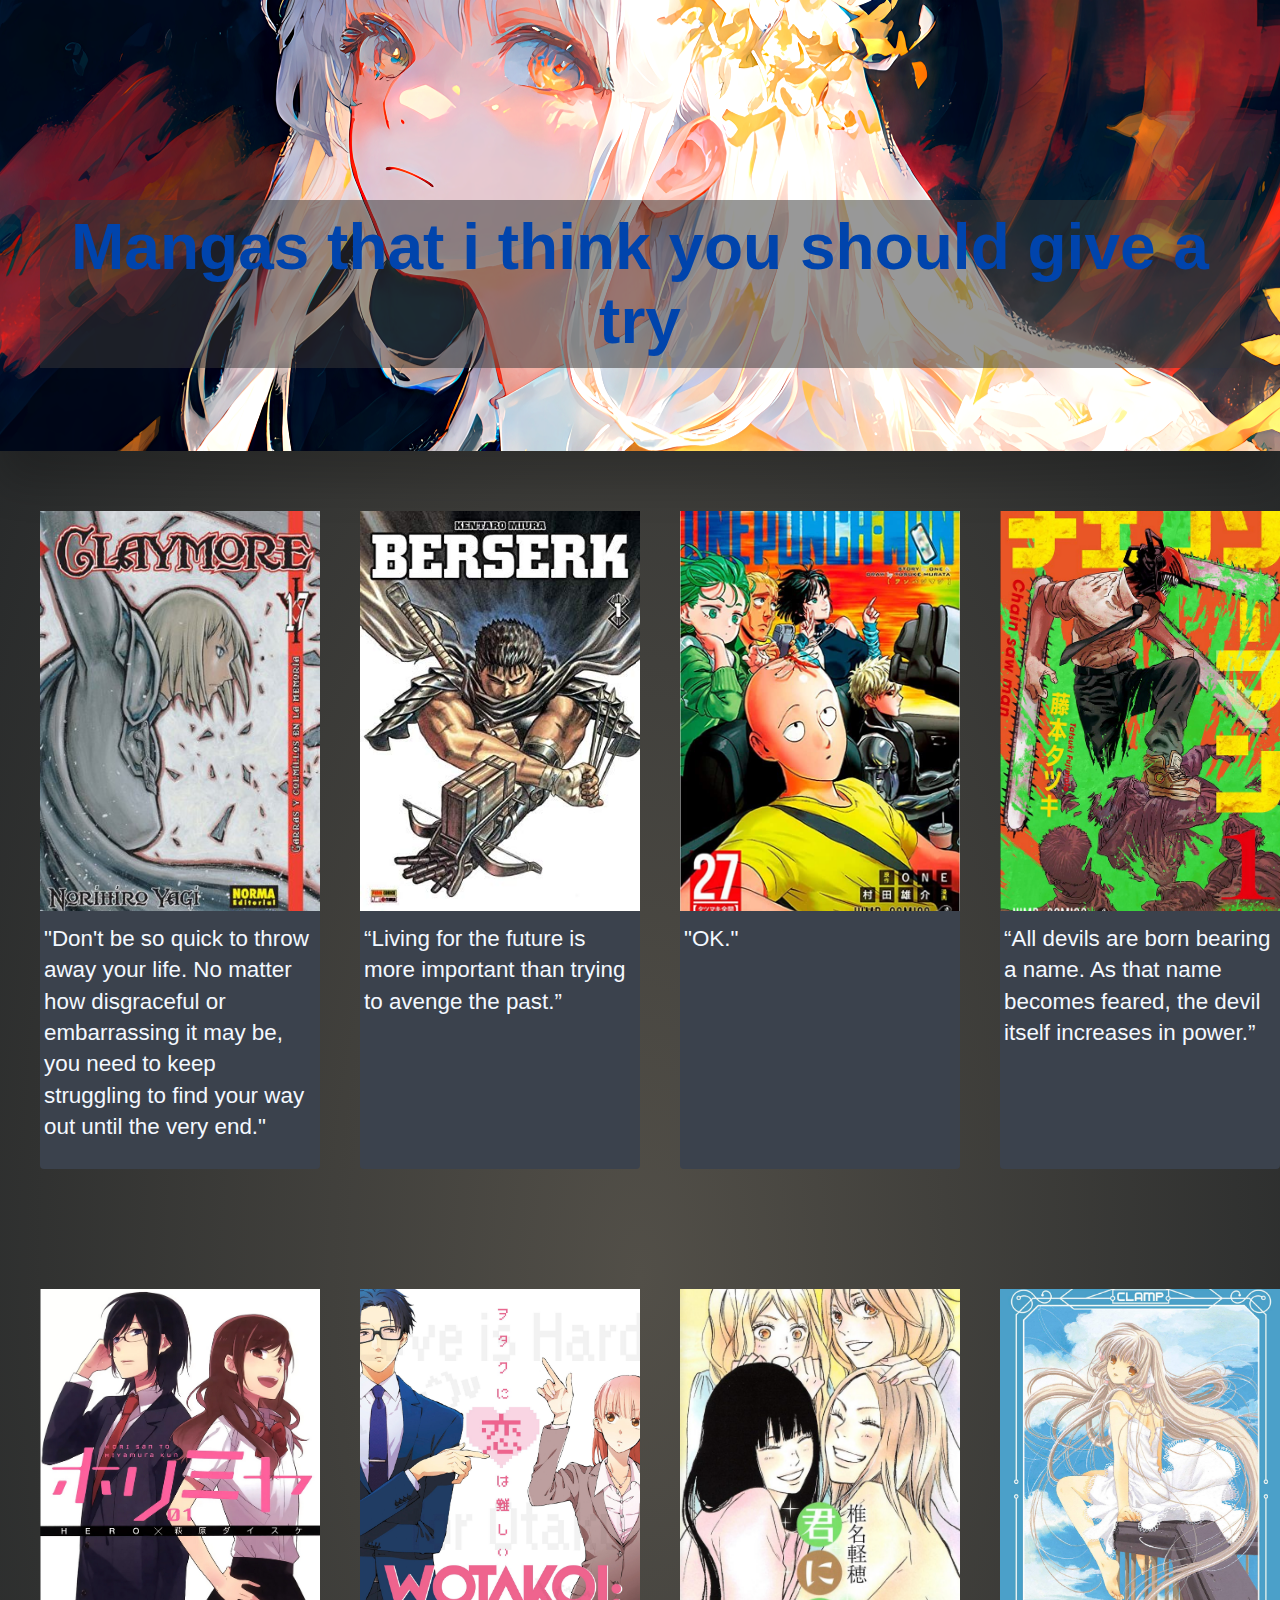
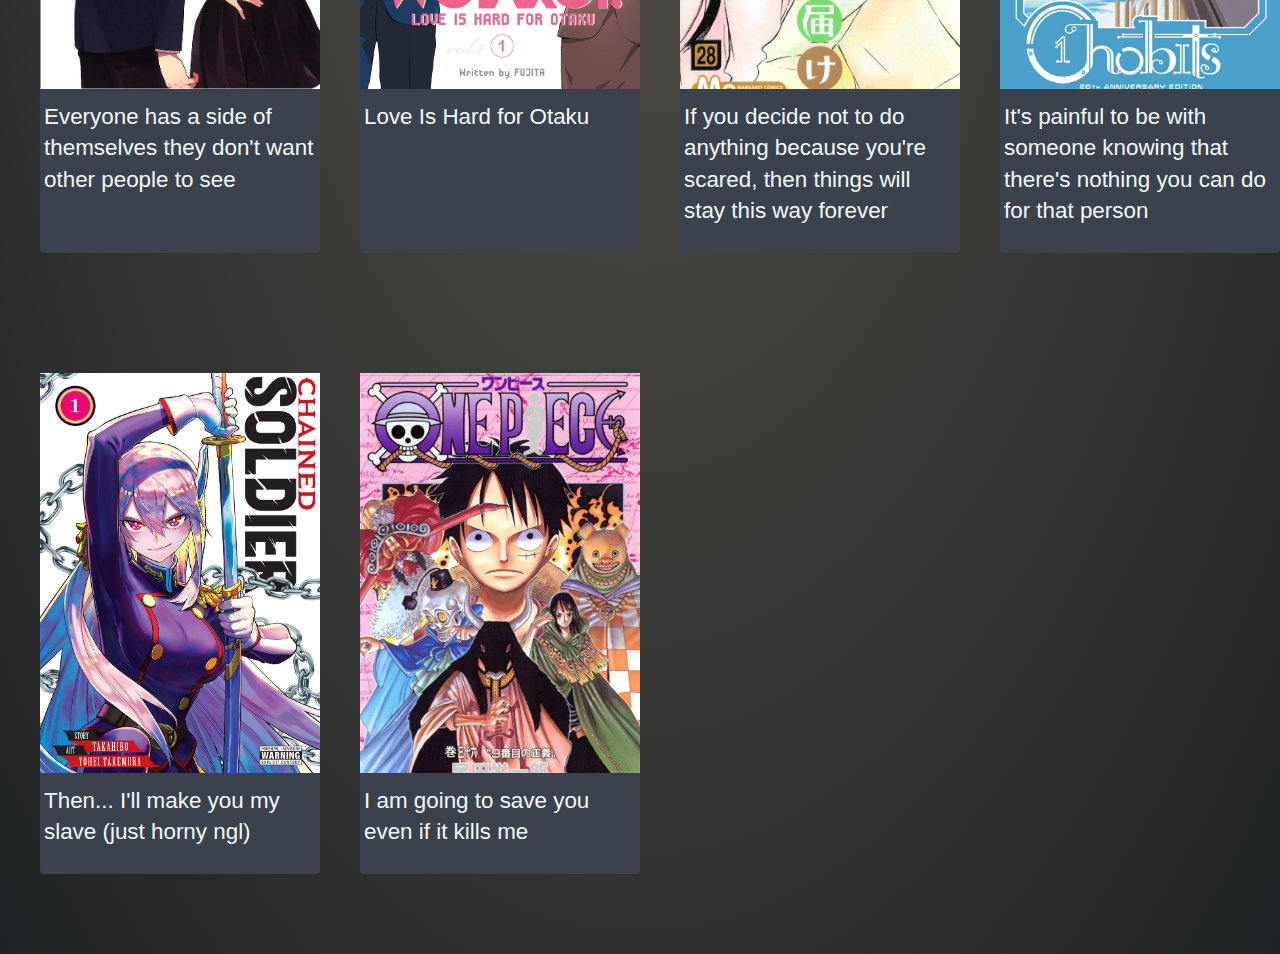
<file: index.html>
<!DOCTYPE html>
<html lang="en">
<head>
 <link rel="stylesheet" href="/global.css">
 <link rel="stylesheet" href="/mangas.css">
 <meta charset="UTF-8">
 <meta http-equiv="X-UA-Compatible" content="IE=edge">
 <meta name="viewport" content="width=device-width, initial-scale=1.0">
 <title>Mangas Home</title>
</head>
<body>
 <header class="banner">
   <h1>Mangas that i think you should give a try</h1>
 </header>

 <main class="main">
   

   <div class="claymore">
      <a href="/claymore.html"><img src="/img/claymoreimg/claymorecover.jpg" alt="claymorecover"></a>  
     <p>"Don't be so quick to throw away your life. No matter how disgraceful or embarrassing it may be, you need to keep struggling to find your way out until the very end." </p>
   </div>

   <div class="berserk">
    <a href="/berserk.html"><img src="/img/berserk/berserkcover.jpg" alt=""></a> 
     <p>“Living for the future is more important than trying to avenge the past.” </p>
   </div>

   <div class="opm">
    <a href="/opm.html"><img src="/img/opm/opmcover.jpg" alt=""></a> 
     <p>"OK."</p>
   </div>

   <div class="csm">
    <a href=""><img src="/img/csm/csmcover.png" alt=""></a> 
     <p>“All devils are born bearing a name. As that name becomes feared, the devil itself increases in power.”</p>
   </div>

   <div>
     <img src="/img/horimiya/horimiyacover.png" alt="">
     <p>Everyone has a side of themselves they don't want other people to see</p>
   </div>

   <div>
     <img src="/img/wotakoi/wotakoi cover.jpg" alt="">
     <p>Love Is Hard for Otaku</p>
   </div>

   <div>
     <img src="/img/kimi ni todoke/kimi ni todoke cover.jpg" alt="">
     <p>If you decide not to do anything because you're scared, then things will stay this way forever</p>
   </div>

   <div>
     <img src="/img/chobits/chobits cover.jpg" alt="">
     <p>It's painful to be with someone knowing that there's nothing you can do for that person</p>
   </div>

   <div>
     <img src="/img/matoseihei/chainedsoldiercover.jpg" alt="">
     <p>Then... I'll make you my slave (just horny ngl)</p>
   </div>

   <div>
     <img src="/img/onepiece/onepiece cover.jpg" alt="">
     <p>I am going to save you even if it kills me</p>
   </div>



 </main>

</body>
</html>
</file>
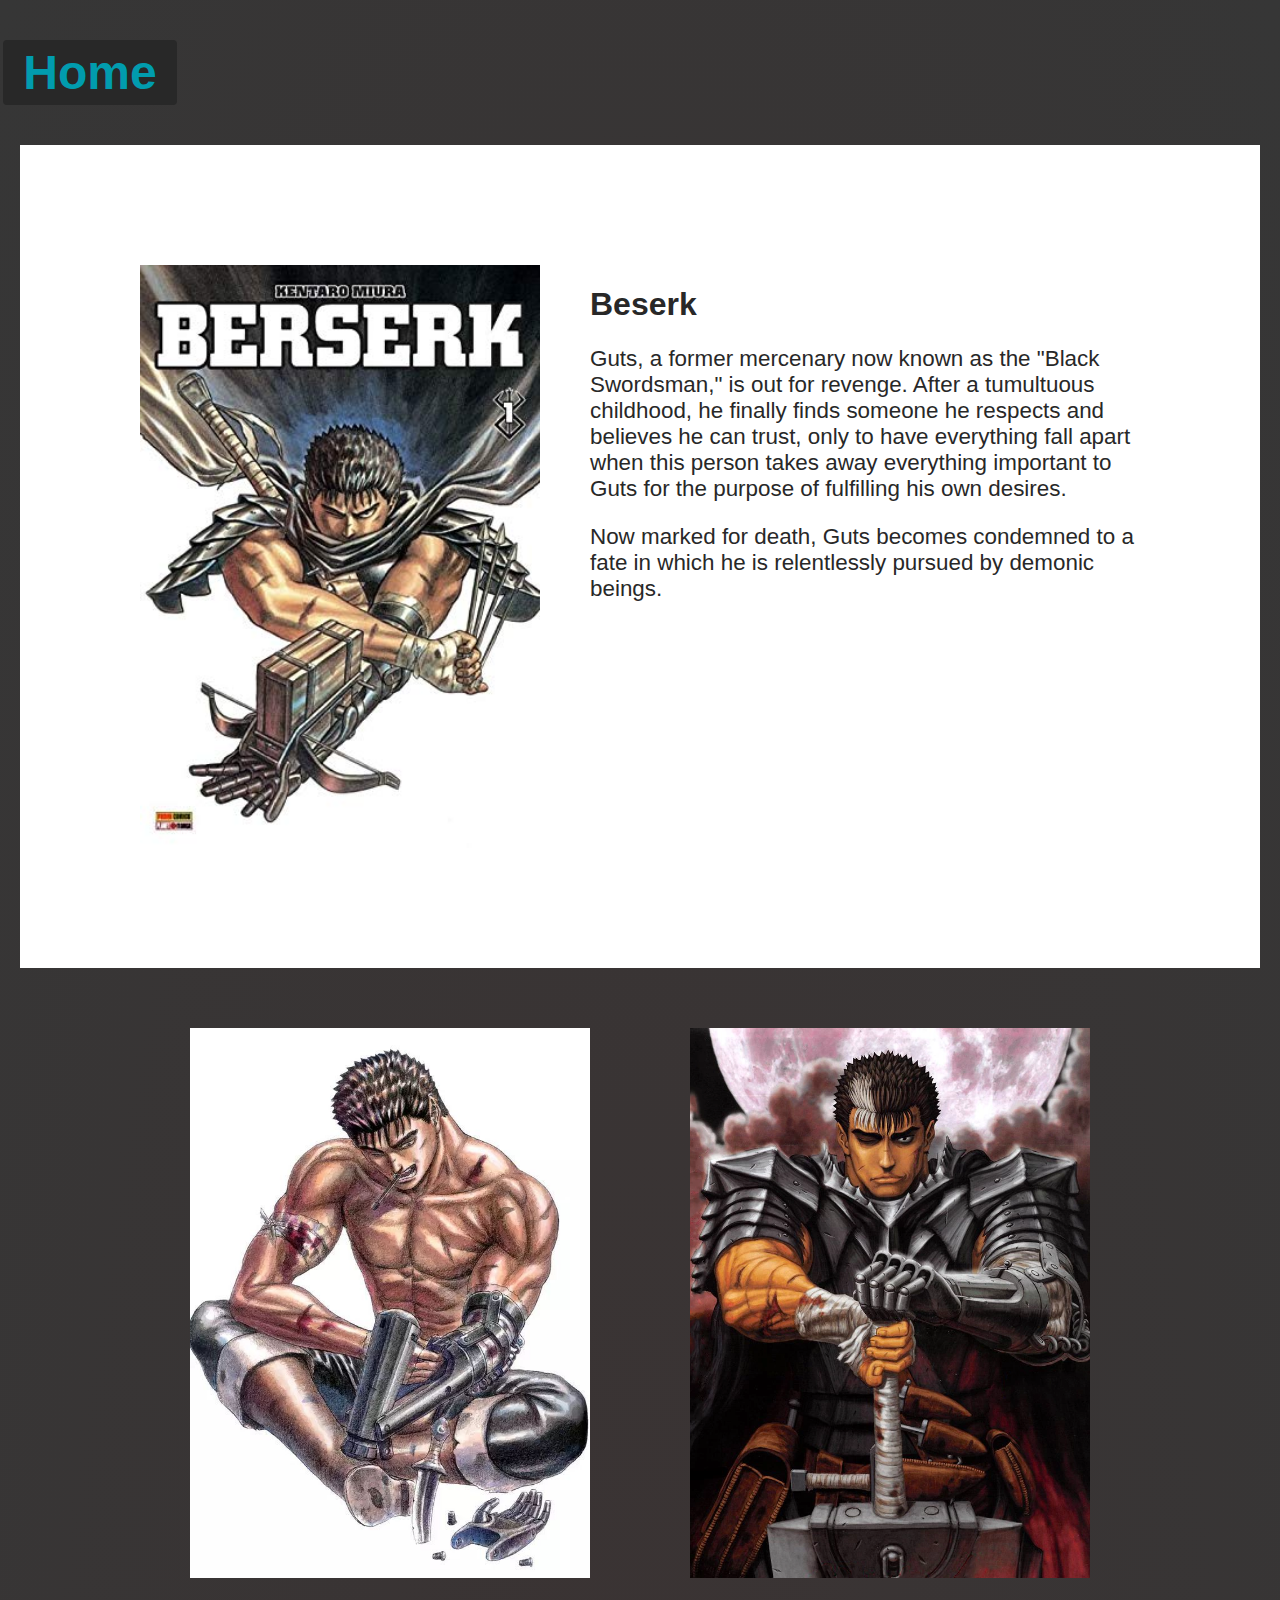
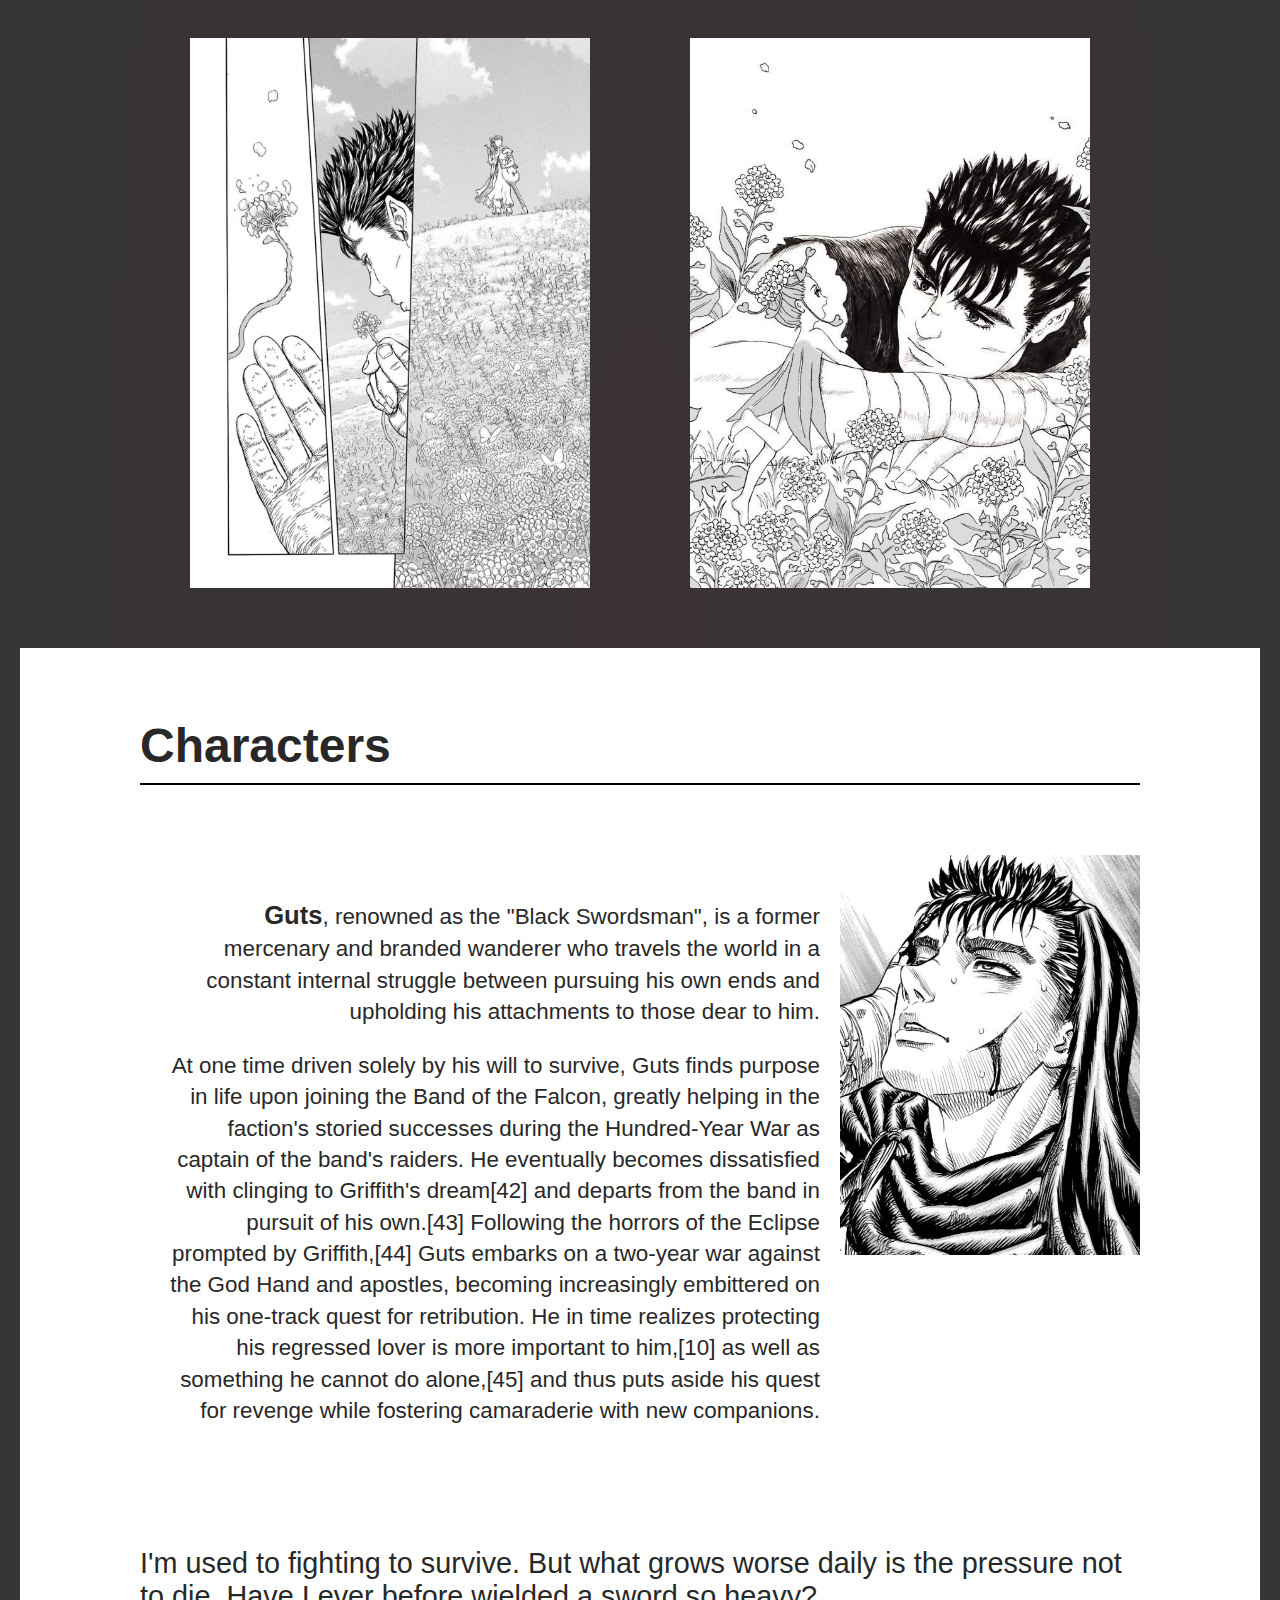
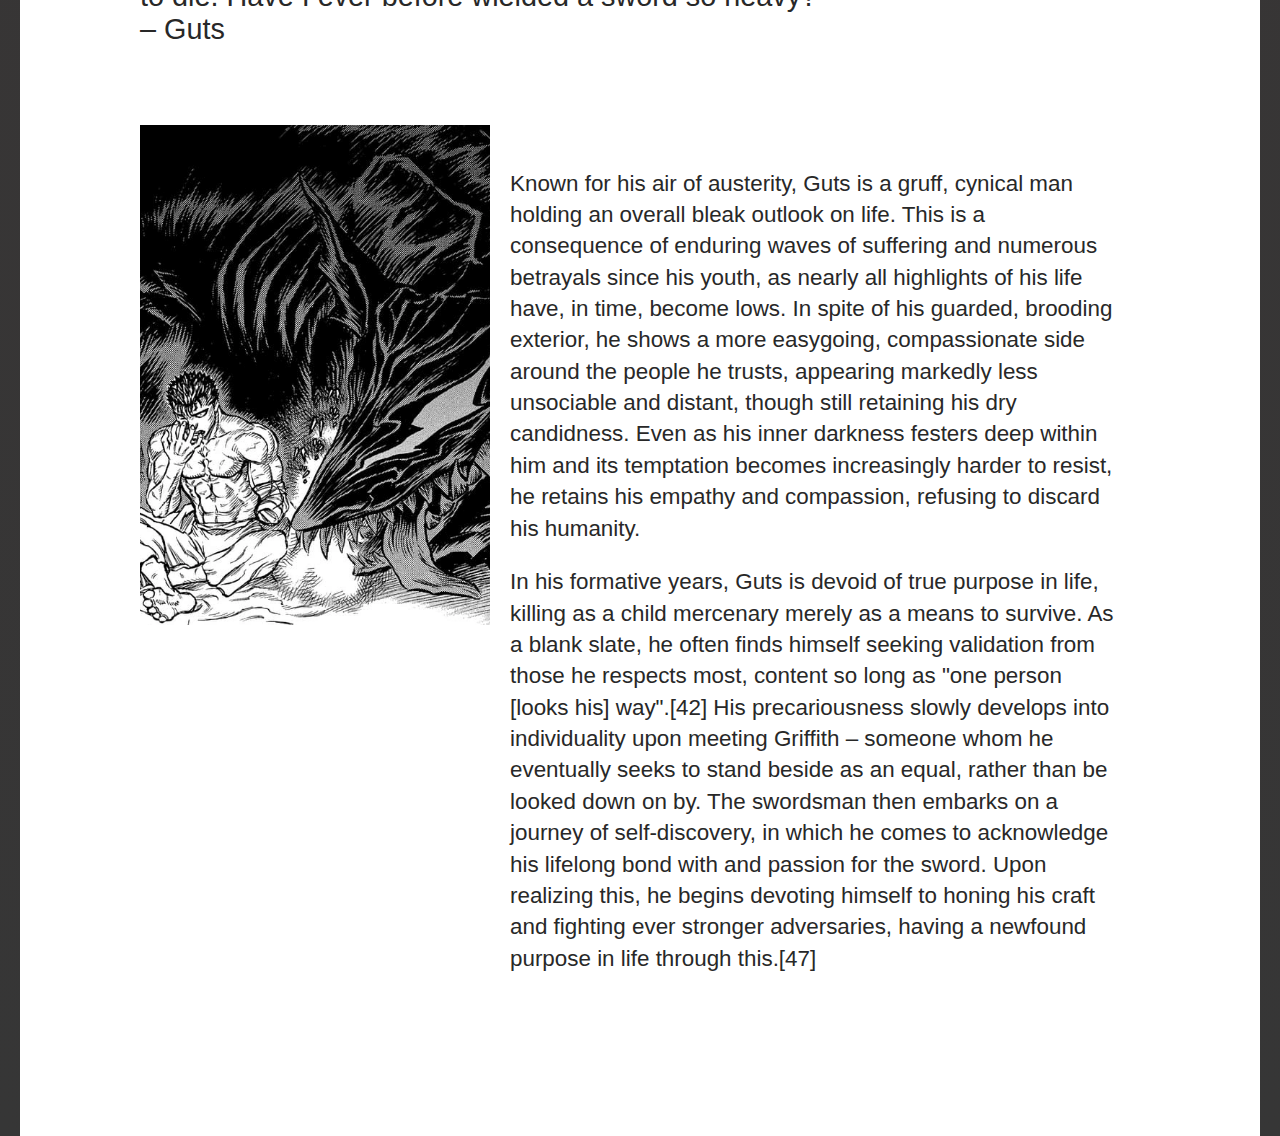
<file: berserk.html>
<!DOCTYPE html>
<html lang="en">
<head>
  <a class="goback" href="/index.html">Home</a>
  <meta charset="UTF-8">
  <meta http-equiv="X-UA-Compatible" content="IE=edge">
  <meta name="viewport" content="width=device-width, initial-scale=1.0">
  <link rel="stylesheet" href="berserk.css">
  <title>Berserk</title>
</head>
<body>
    <main class="main">
      <img src="/img/berserk/berserkcover.jpg" alt="">
      <div class="main-synopsis">
      <h1>Beserk</h1>
      <p>Guts, a former mercenary now known as the "Black Swordsman," is out for revenge. After a tumultuous childhood, he finally finds someone he respects and believes he can trust, only to have everything fall apart when this person takes away everything important to Guts for the purpose of fulfilling his own desires.</p>
      <p>Now marked for death, Guts becomes condemned to a fate in which he is relentlessly pursued by demonic beings.</p>
      </div>
      
    </main>
    <div class="extra-img">
    <img src="/img/berserk/covervol2.jpg" alt="">
    <img src="/img/berserk/covervol38.png" alt="">
    </div>
    <div class="extra-img">
      <img src="/img/berserk/gutscalm1.jpg" alt="">
      <img src="/img/berserk/gutswithfairty.png" alt="">
    </div>

    <section class="charsection">
      <h1 class="backg mt-20">Characters</h1>
      <div class="char">
        <div class="char-p txt-right">
        <p><strong>Guts</strong>, renowned as the "Black Swordsman", is a former mercenary and branded wanderer who travels the world in a constant internal struggle between pursuing his own ends and upholding his attachments to those dear to him. </p>
        <p>At one time driven solely by his will to survive, Guts finds purpose in life upon joining the Band of the Falcon, greatly helping in the faction's storied successes during the Hundred-Year War as captain of the band's raiders. He eventually becomes dissatisfied with clinging to Griffith's dream[42] and departs from the band in pursuit of his own.[43] Following the horrors of the Eclipse prompted by Griffith,[44] Guts embarks on a two-year war against the God Hand and apostles, becoming increasingly embittered on his one-track quest for retribution. He in time realizes protecting his regressed lover is more important to him,[10] as well as something he cannot do alone,[45] and thus puts aside his quest for revenge while fostering camaraderie with new companions. </p>
        </div>
        <img src="/img/berserk/gutspfp.png" alt="">
      </div>
      <p class="quote fullwidth">I'm used to fighting to survive. But what grows worse daily is the pressure not to die. Have I ever before wielded a sword so heavy?
       <br>– Guts</p>
       <div class="auto-1fr fullwidth imgtaller">
       <img src="/img/berserk/gutsandbeast.png" alt="">
       <div class="char-p rightside">
        <p>Known for his air of austerity, Guts is a gruff, cynical man holding an overall bleak outlook on life. This is a consequence of enduring waves of suffering and numerous betrayals since his youth, as nearly all highlights of his life have, in time, become lows. In spite of his guarded, brooding exterior, he shows a more easygoing, compassionate side around the people he trusts, appearing markedly less unsociable and distant, though still retaining his dry candidness. Even as his inner darkness festers deep within him and its temptation becomes increasingly harder to resist, he retains his empathy and compassion, refusing to discard his humanity. </p>
        <p>In his formative years, Guts is devoid of true purpose in life, killing as a child mercenary merely as a means to survive. As a blank slate, he often finds himself seeking validation from those he respects most, content so long as "one person [looks his] way".[42] His precariousness slowly develops into individuality upon meeting Griffith – someone whom he eventually seeks to stand beside as an equal, rather than be looked down on by. The swordsman then embarks on a journey of self-discovery, in which he comes to acknowledge his lifelong bond with and passion for the sword. Upon realizing this, he begins devoting himself to honing his craft and fighting ever stronger adversaries, having a newfound purpose in life through this.[47]</p>
      </div>
      </div>
    </section>
</body>
</html>
</file>
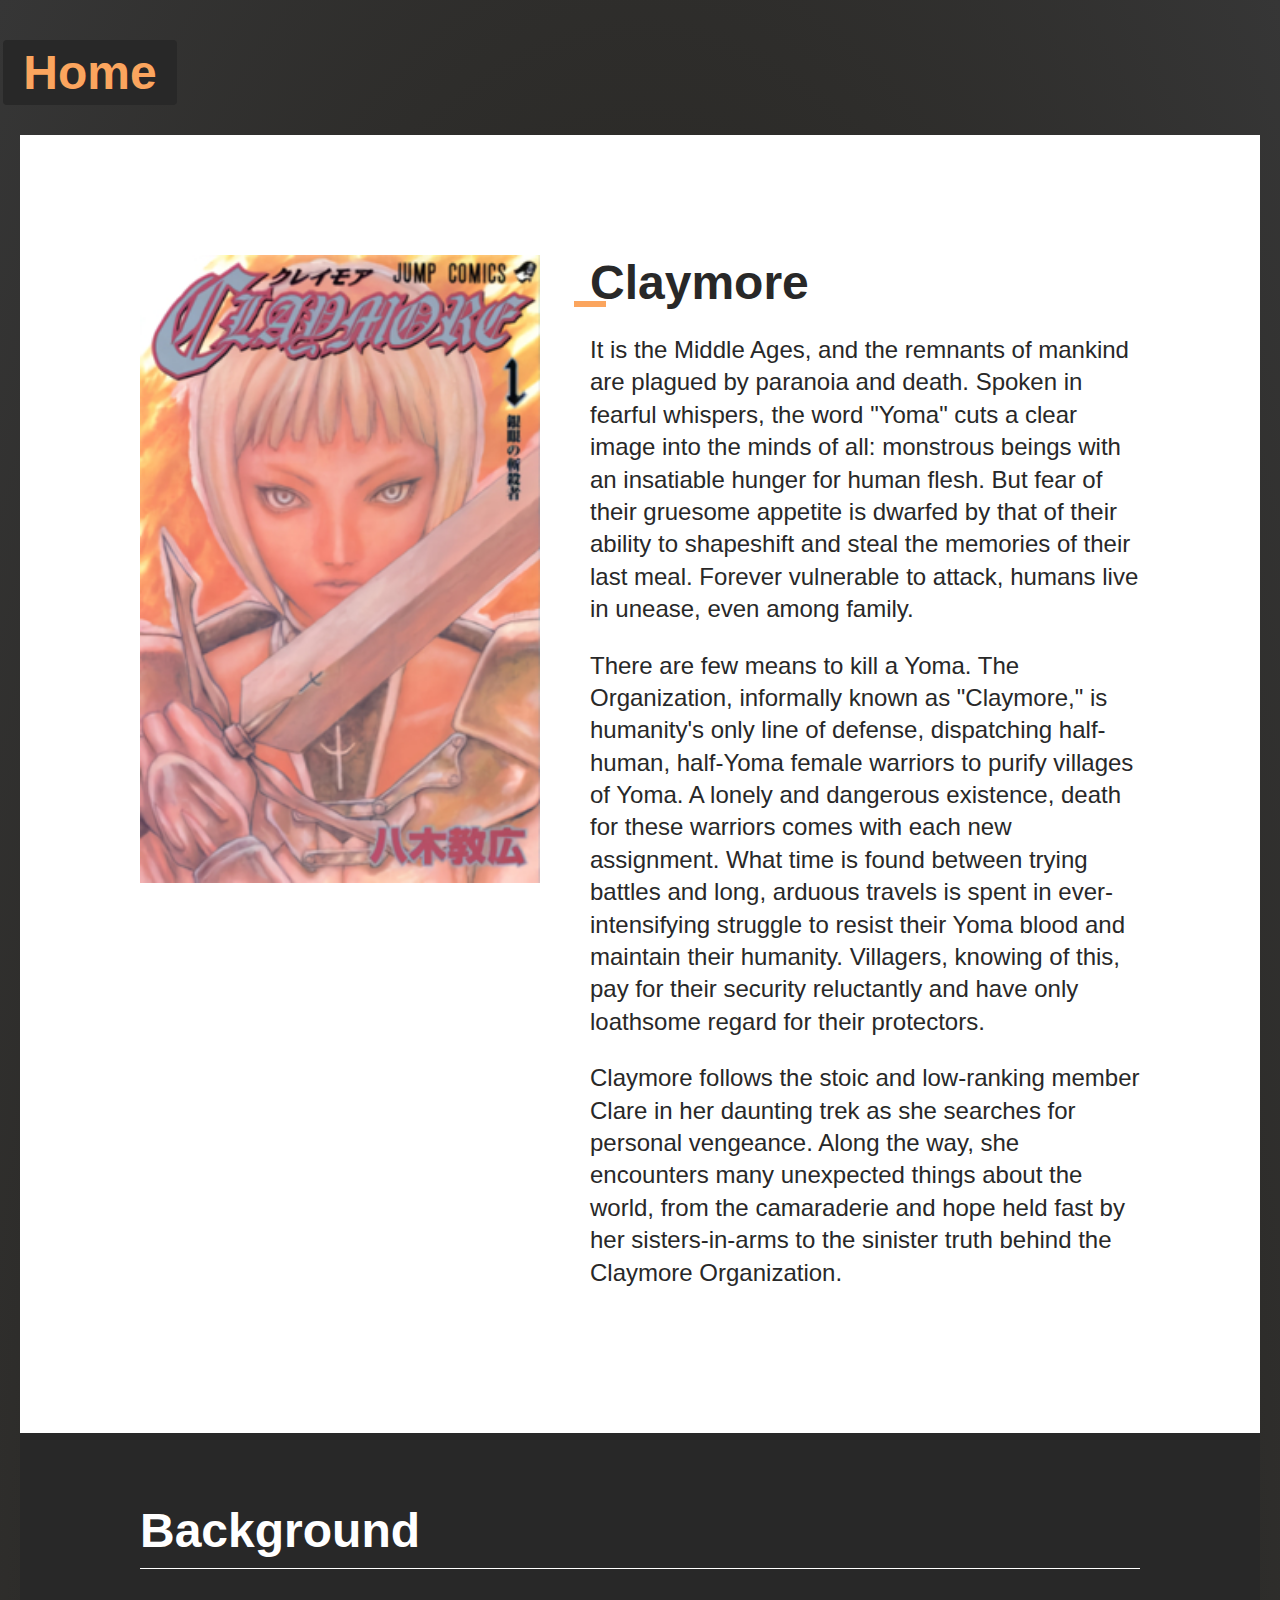
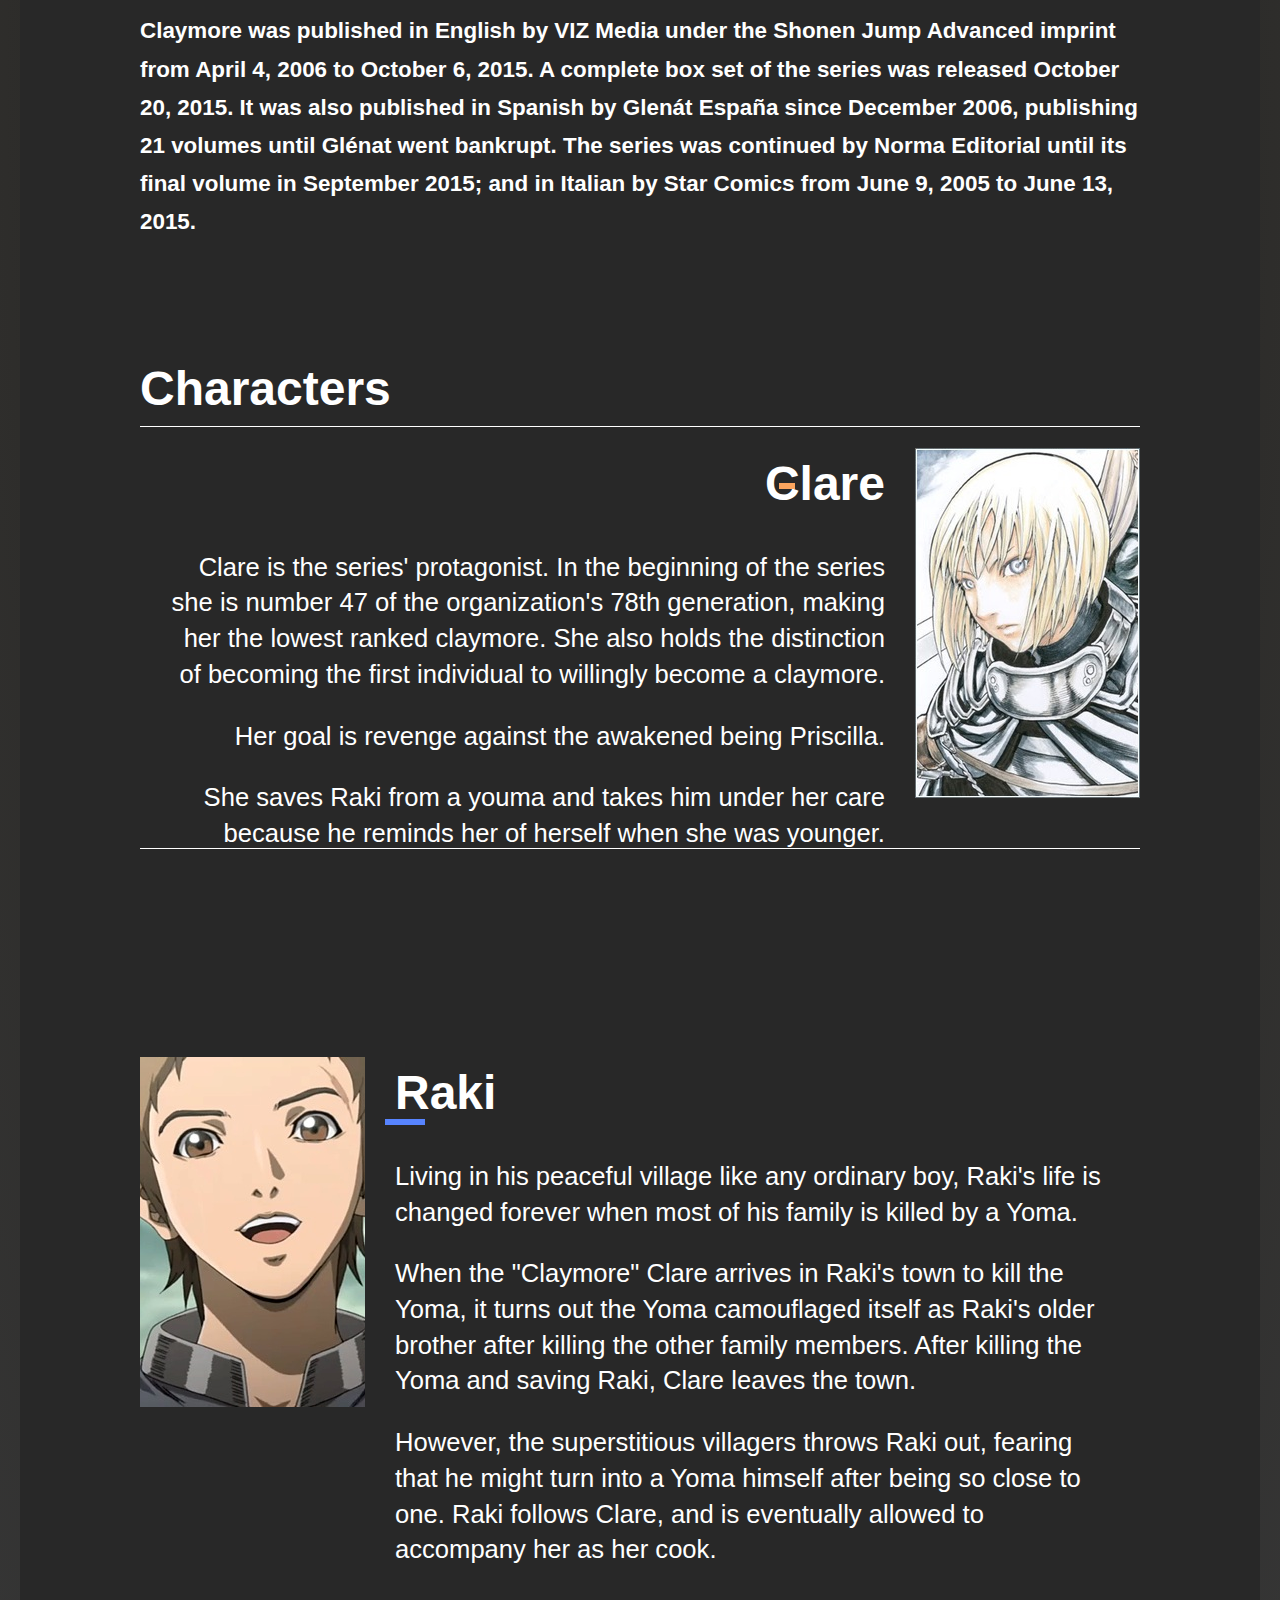
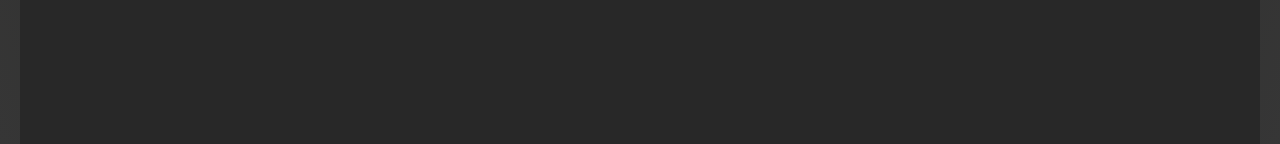
<file: claymore.html>
<!DOCTYPE html>
<html lang="en">
    
<head>
    <a class="goback" href="/index.html">Home</a>
    <link rel="stylesheet" href="claymore.css">
    <meta charset="UTF-8">
    <meta http-equiv="X-UA-Compatible" content="IE=edge">
    <meta name="viewport" content="width=device-width, initial-scale=1.0">
    <title>Claymore</title>
</head>
<body>
    <header></header>

    <main class="main">
        <img src="/img/claymoreimg/ClaymoreCoverTankobon1.jpg" alt="">
        <div>
        <h1>Claymore</h1>
        <p>It is the Middle Ages, and the remnants of mankind are plagued by paranoia and death. Spoken in fearful whispers, the word "Yoma" cuts a clear image into the minds of all: monstrous beings with an insatiable hunger for human flesh. But fear of their gruesome appetite is dwarfed by that of their ability to shapeshift and steal the memories of their last meal. Forever vulnerable to attack, humans live in unease, even among family.</p>
        <p>There are few means to kill a Yoma. The Organization, informally known as "Claymore," is humanity's only line of defense, dispatching half-human, half-Yoma female warriors to purify villages of Yoma. A lonely and dangerous existence, death for these warriors comes with each new assignment. What time is found between trying battles and long, arduous travels is spent in ever-intensifying struggle to resist their Yoma blood and maintain their humanity. Villagers, knowing of this, pay for their security reluctantly and have only loathsome regard for their protectors.</p>
        <p>Claymore follows the stoic and low-ranking member Clare in her daunting trek as she searches for personal vengeance. Along the way, she encounters many unexpected things about the world, from the camaraderie and hope held fast by her sisters-in-arms to the sinister truth behind the Claymore Organization.</p>
    </div>
    </main>

    <section class="characters">
        <h1 class="backg">Background</h1>
        <p class="backgtext ">Claymore was published in English by VIZ Media under the Shonen Jump Advanced imprint from April 4, 2006 to October 6, 2015. A complete box set of the series was released October 20, 2015. It was also published in Spanish by Glenát España since December 2006, publishing 21 volumes until Glénat went bankrupt. The series was continued by Norma Editorial until its final volume in September 2015; and in Italian by Star Comics from June 9, 2005 to June 13, 2015.</p>
        <h1 class="backg mt-20">Characters</h1>


    
        <div class="clare">
            <div class="clare_txt">
            <h1>Clare</h1>
            <p>Clare is the series' protagonist. In the beginning of the series she is number 47 of the organization's 78th generation, making her the lowest ranked claymore. She also holds the distinction of becoming the first individual to willingly become a claymore.</p>
            <p>Her goal is revenge against the awakened being Priscilla.</p>
            <p>She saves Raki from a youma and takes him under her care because he reminds her of herself when she was younger.</p>
            </div>

            <img class="clareimg" src="/img/claymoreimg/clare.jpg" alt="">
        </div>
    
        <div class="raki">
            <img src="/img/claymoreimg/Raki.jpg" alt="">
            <div class="raki_txt">
            <h1>Raki</h1>
            <p>Living in his peaceful village like any ordinary boy, Raki's life is changed forever when most of his family is killed by a Yoma.  </p>
            <p>When the "Claymore" Clare arrives in Raki's town to kill the Yoma, it turns out the Yoma camouflaged itself as Raki's older brother after killing the other family members. After killing the Yoma and saving Raki, Clare leaves the town. </p>
            <p>However, the superstitious villagers throws Raki out, fearing that he might turn into a Yoma himself after being so close to one. Raki follows Clare, and is eventually allowed to accompany her as her cook.</p>
            </div>
        </div>
    
    
    
    
    
    
    
    </section>



</body>
</html>
</file>
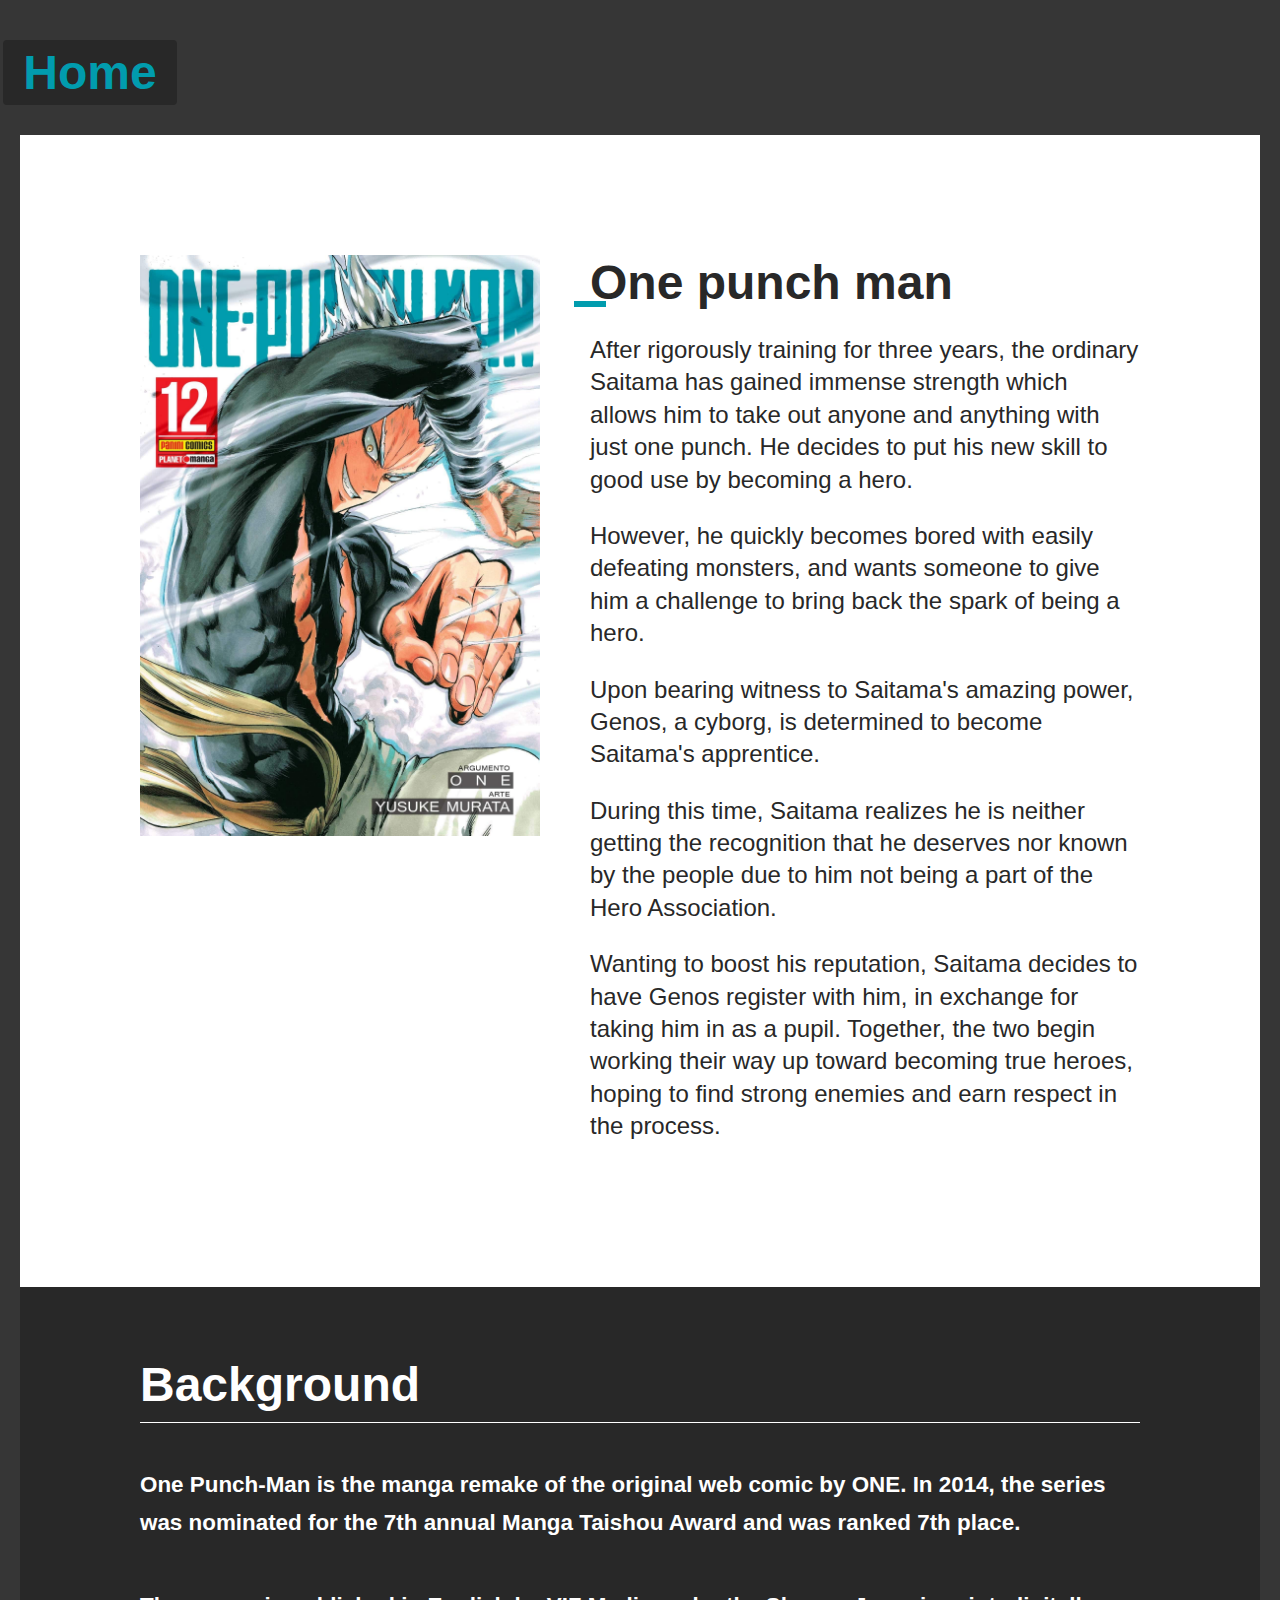
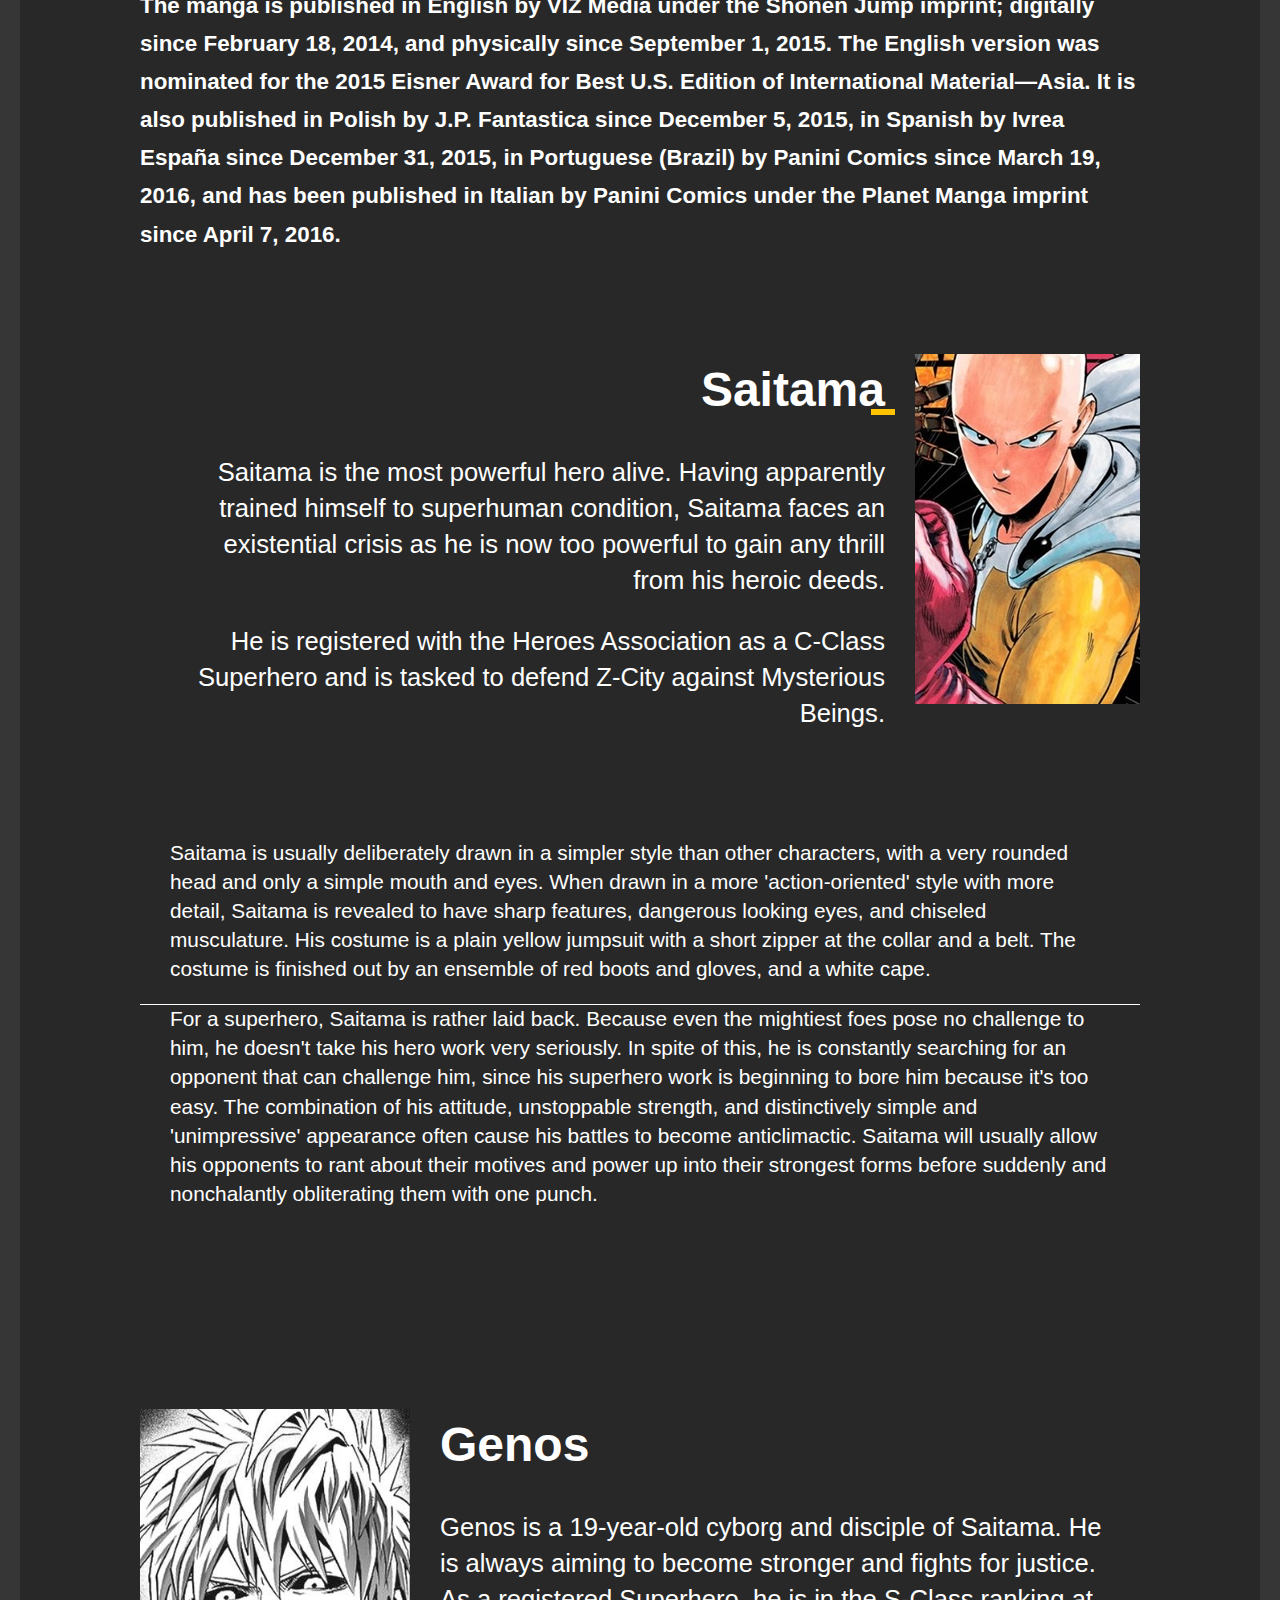
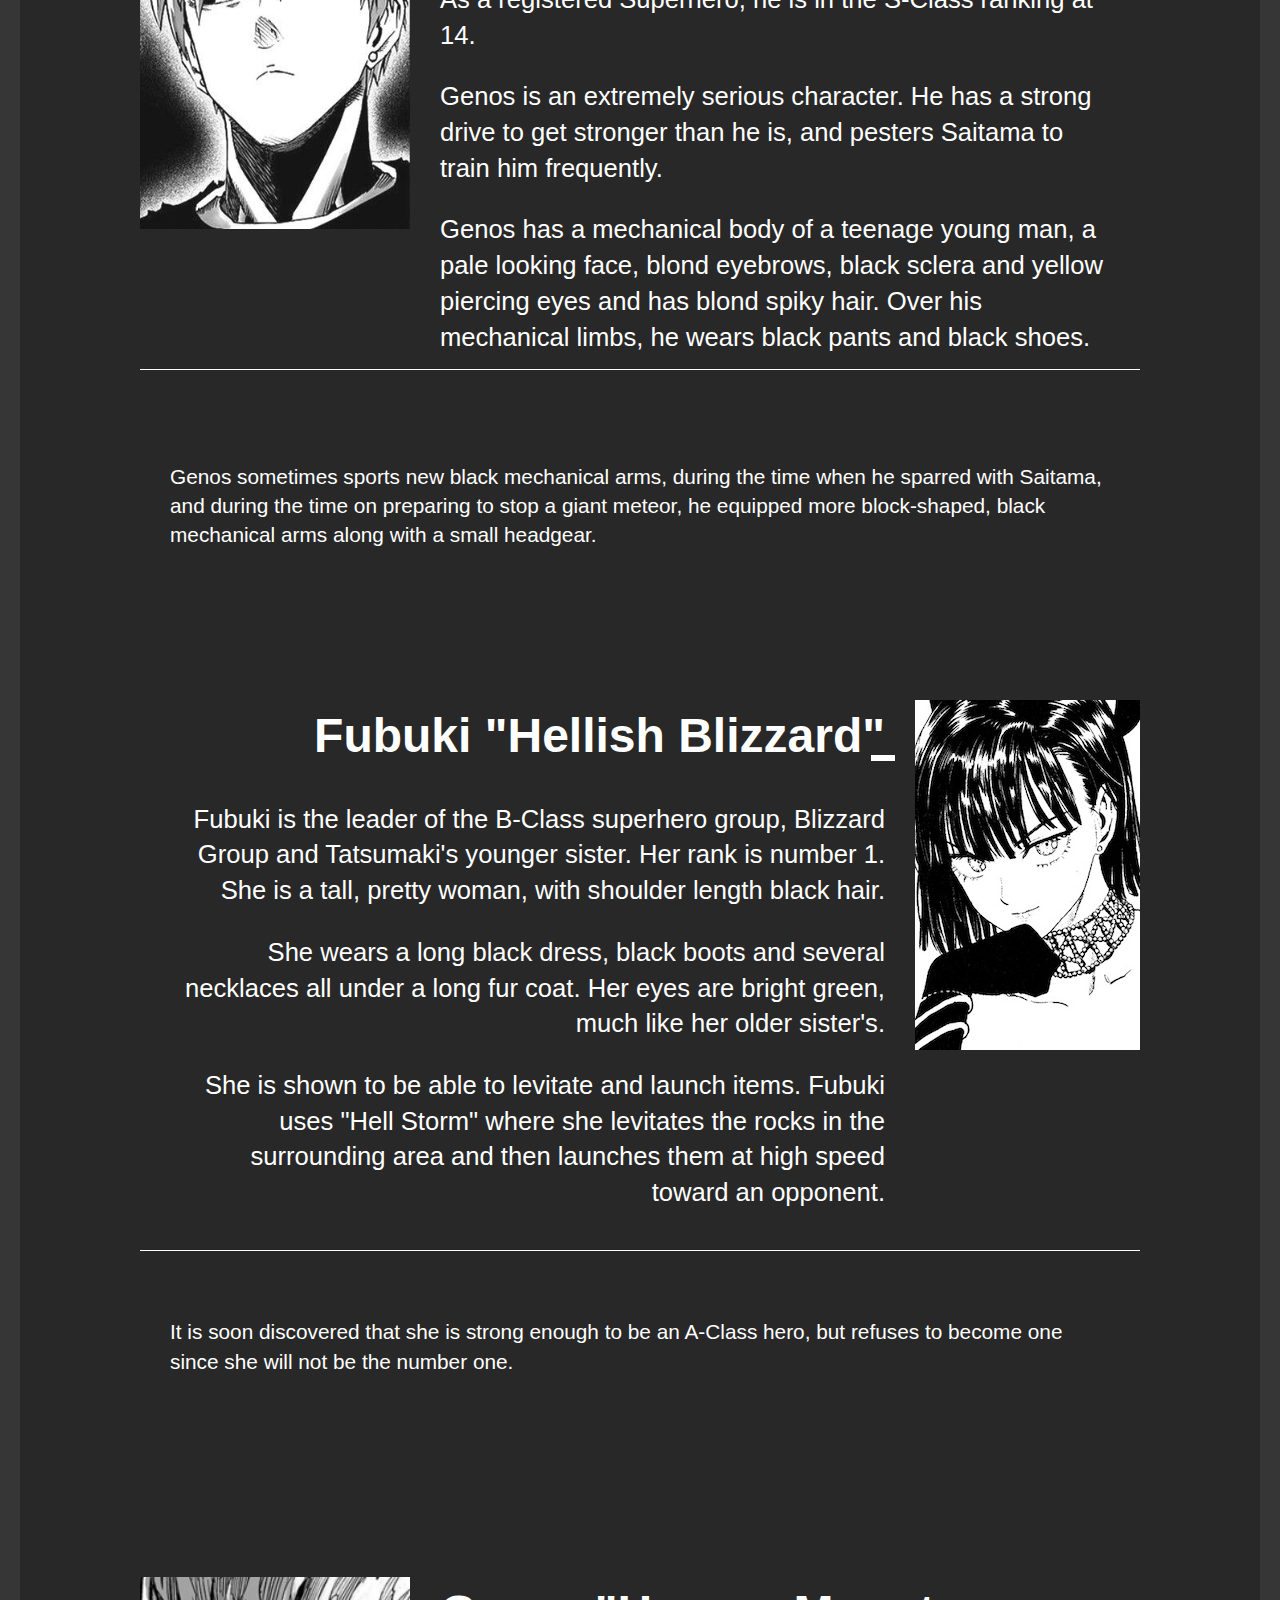
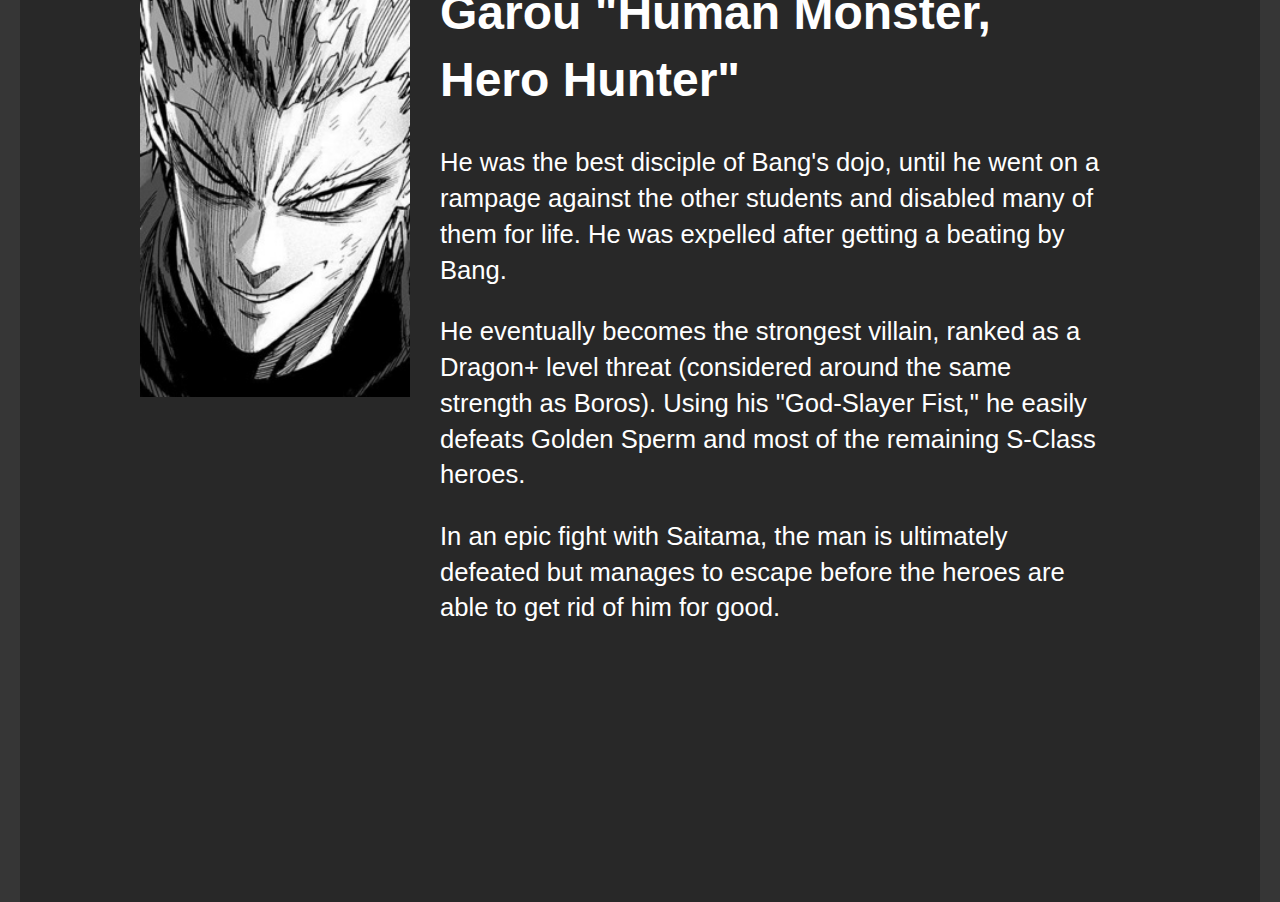
<file: opm.html>
<!DOCTYPE html>
<html lang="en">
    
<head>
    <a class="goback" href="/index.html">Home</a>
    <link rel="stylesheet" href="opm.css">
    <meta charset="UTF-8">
    <meta http-equiv="X-UA-Compatible" content="IE=edge">
    <meta name="viewport" content="width=device-width, initial-scale=1.0">
    <title>One punch man</title>
</head>
<body>
    <header class="banner">
       
    </header>

    <main class="main">
        <img src="/img/opm/opmcover2.jpg" alt="">
        <div>
        <h1>One punch man</h1>
            <p>After rigorously training for three years, the ordinary Saitama has gained immense strength which allows him to take out anyone and anything with just one punch. He decides to put his new skill to good use by becoming a hero.</p>
            <p>However, he quickly becomes bored with easily defeating monsters, and wants someone to give him a challenge to bring back the spark of being a hero.</p>
            <p>Upon bearing witness to Saitama's amazing power, Genos, a cyborg, is determined to become Saitama's apprentice.</p>
            <p>During this time, Saitama realizes he is neither getting the recognition that he deserves nor known by the people due to him not being a part of the Hero Association.</p>
            <p>Wanting to boost his reputation, Saitama decides to have Genos register with him, in exchange for taking him in as a pupil. Together, the two begin working their way up toward becoming true heroes, hoping to find strong enemies and earn respect in the process.</p>
    </div>
    </main>

    <section class="characters">
        <h1 class="backg">Background</h1>
        <p class="backgtext">One Punch-Man is the manga remake of the original web comic by ONE. In 2014, the series was nominated for the 7th annual Manga Taishou Award and was ranked 7th place.</p>
        <p class="backgtext2"> The manga is published in English by VIZ Media under the Shonen Jump imprint; digitally since February 18, 2014, and physically since September 1, 2015. The English version was nominated for the 2015 Eisner Award for Best U.S. Edition of International Material—Asia. It is also published in Polish by J.P. Fantastica since December 5, 2015, in Spanish by Ivrea España since December 31, 2015, in Portuguese (Brazil) by Panini Comics since March 19, 2016, and has been published in Italian by Panini Comics under the Planet Manga imprint since April 7, 2016.</p>

    
    
        <div class="saitama">
            <div class="saitama_txt">
            <h1>Saitama</h1>
            <p> Saitama is the most powerful hero alive. Having apparently trained himself to superhuman condition, Saitama faces an existential crisis as he is now too powerful to gain any thrill from his heroic deeds.</p>
            <p> He is registered with the Heroes Association as a C-Class Superhero and is tasked to defend Z-City against Mysterious Beings.</p>           
        </div>
            <img class="saitamaimg" src="/img/opm/saitama.jpg" alt="">
            <section class="saitamamoretext">
                <p>Saitama is usually deliberately drawn in a simpler style than other characters, with a very rounded head and only a simple mouth and eyes. When drawn in a more 'action-oriented' style with more detail, Saitama is revealed to have sharp features, dangerous looking eyes, and chiseled musculature. His costume is a plain yellow jumpsuit with a short zipper at the collar and a belt. The costume is finished out by an ensemble of red boots and gloves, and a white cape.</p>
                <p> For a superhero, Saitama is rather laid back. Because even the mightiest foes pose no challenge to him, he doesn't take his hero work very seriously. In spite of this, he is constantly searching for an opponent that can challenge him, since his superhero work is beginning to bore him because it's too easy. The combination of his attitude, unstoppable strength, and distinctively simple and 'unimpressive' appearance often cause his battles to become anticlimactic. Saitama will usually allow his opponents to rant about their motives and power up into their strongest forms before suddenly and nonchalantly obliterating them with one punch.</p>
            </section>
        </div>
    
        <div class="genos">
            <img src="/img/opm/genos.jpg" alt="">
            <div class="genos_txt">
            <h1>Genos</h1>
            <p> Genos is a 19-year-old cyborg and disciple of Saitama. He is always aiming to become stronger and fights for justice. As a registered Superhero, he is in the S-Class ranking at 14.</p>
            <p> Genos is an extremely serious character. He has a strong drive to get stronger than he is, and pesters Saitama to train him frequently.</p>
            <p>Genos has a mechanical body of a teenage young man, a pale looking face, blond eyebrows, black sclera and yellow piercing eyes and has blond spiky hair. Over his mechanical limbs, he wears black pants and black shoes.</p>
        </div>
        <p class="genosmoretext">Genos sometimes sports new black mechanical arms, during the time when he sparred with Saitama, and during the time on preparing to stop a giant meteor, he equipped more block-shaped, black mechanical arms along with a small headgear.</p>

        </div>
    




        <div class="fubuki">
            <div class="fubuki_txt">
            <h1>Fubuki "Hellish Blizzard"</h1>
                <p>Fubuki is the leader of the B-Class superhero group, Blizzard Group and Tatsumaki's younger sister. Her rank is number 1. She is a tall, pretty woman, with shoulder length black hair.</p>
                <p>She wears a long black dress, black boots and several necklaces all under a long fur coat. Her eyes are bright green, much like her older sister's.</p>
                <p>She is shown to be able to levitate and launch items. Fubuki uses "Hell Storm" where she levitates the rocks in the surrounding area and then launches them at high speed toward an opponent.</p>


        </div>  

            <img class="fubukiimg" src="/img/opm/fbk.jpg" alt="">
            <section class="fubukimoretext">
                <p>It is soon discovered that she is strong enough to be an A-Class hero, but refuses to become one since she will not be the number one.</p>
            </section>
        </div>
    
        <div class="garou">
            <img src="/img/opm/garou.jpg" alt="">
            <div class="garou_txt">
            <h1>Garou "Human Monster, Hero Hunter" </h1>
            <p>He was the best disciple of Bang's dojo, until he went on a rampage against the other students and disabled many of them for life. He was expelled after getting a beating by Bang.</p>
            <p>He eventually becomes the strongest villain, ranked as a Dragon+ level threat (considered around the same strength as Boros). Using his "God-Slayer Fist," he easily defeats Golden Sperm and most of the remaining S-Class heroes.</p>
            <p>In an epic fight with Saitama, the man is ultimately defeated but manages to escape before the heroes are able to get rid of him for good.</p>   
        </div>

        </div>
    
    
    
    
    </section>



</body>
</html>
</file>
<file: global.css>
body{
  margin: 0px;
  font-family: Arial, Helvetica, sans-serif;
  display: grid;
  justify-items: center;
  background: radial-gradient(rgb(82, 79, 72), rgb(32, 35, 37))
}

.banner{
  width: 100%;
  box-sizing:border-box;
  text-align: center;
  padding: 80px 0px 80px 0px;
  margin-bottom: 60px;
  background-image: url(/img/misc/tema2.png);
  background-position-y: -200px;
  background-repeat: no-repeat;
  background-position-x: center;
  padding: 40px;
  box-shadow: 0 30px 40px rgba(2,0,0,.2);
}

.banner h1{
  display: inline-block;
  padding: 10px 20px;
  color: #0044AC;
  font-size: 4rem;
  margin-top: 160px;
  background-color: #36363683;
}
</file>
<file: mangas.css>
.main{
  width: 1200px;
  display: grid;
  grid-template-columns: 1fr 1fr 1fr 1fr;
  gap: 40px;
}

.main div{
  background-color: rgb(59, 66, 77);
  border-radius: 4px;
  margin-bottom: 80px;
}



.main img{
  float:inline;
  width:  280px;
  height: 400px;
  object-fit: cover;
  object-position: center;
  
}

.main p{
  font-size: 1.4rem;
  margin-top: 4px;
  padding: 4px;
  line-height: 1.4;
  color: #F3F8FF;
  font-weight: 500;
}
</file>
<file: berserk.css>
body{
  font-family: Arial, Helvetica, sans-serif;
  margin: 0px;
  display: grid;
  gap: 60px;
  justify-items: center;
  background: radial-gradient(#3b3333, #363636);
  color: #282828;
}
.goback{
  margin-top: 40px;
  margin-bottom: -20px;
  margin-right: 1100px;
  font-size: 3rem;
  text-decoration: none;
  font-weight: 700;
  background-color: #282828;
  padding: 5px 20px;
  border-radius: 4px;
  color: #019CAE;
}

.main{
  width: 1000px;
  display: grid;
  grid-template-columns: auto 1fr;
  gap: 50px;
  background-color: white;
  padding: 120px;
}
.main img{
  width: 400px;
}

.main-synopsis p{
  font-size: 1.4rem;
}
.extra-img{
  display: grid;
  grid-template-columns: auto auto;
  gap: 100px;
}
.extra-img img{
  width: 400px;
  height: 550px;
  object-fit: cover;
}
.backg{
  margin-top: -50px;
  font-size: 3rem;
  position: relative;
}

.backg::after{
  content: "";
  width: 1000px;
  height: 2px;
  position: absolute;
  background-color: #000;
 top: 65px;
 left: 0px;}

 .charsection{
  width: 1000px;
  display: grid;
  grid-template-columns: 1fr 1fr;
  gap: 50px;
  background-color: white;
  padding: 120px;
 }
 .charsection h1{grid-column: 1 / -1;}
 .char{
  grid-column: 1 / -1;
  display: grid;
  grid-template-columns: 1fr auto;
 }
 .char-p{
  font-size: 1.4rem;
  line-height: 1.4;
  padding: 20px;
 }
 .txt-right{
  text-align: right;
 }
 .char-p strong{
  font-size: 1.6rem;
 }
 .charsection img{
  
  width: 300px;
  height: 400px;
  object-fit: cover;
 }
 .quote{
  font-size: 1.8rem;
  font-family: sans-serif;
 }

 .fullwidth{
  grid-column: 1 / -1
 }
 .auto-1fr{
  display: grid;
  grid-template-columns: auto 1fr;
 }
.imgtaller img{
  width: 350px;
  height: 500px;
}
</file>
<file: claymore.css>
body{
  font-family: Arial, Helvetica, sans-serif;
  margin: 0px;
  display: grid;
  gap: 60px;
  justify-items: center;
  background: radial-gradient(rgb(27, 24, 17), #363636) ;
  color: #282828;
}

.main{
  max-width: 1000px;
  display: grid;
  grid-template-columns: auto 1fr;
  gap: 50px;
  background-color: white;
  padding: 120px;
}


.main img{
  width: 400px;
}

.main h1{
  display: inline;
  font-size: 3.0rem;
  position: relative;
}

.main h1::after{
  content: "";
  width: 32px;
  height: 6px;
  position: absolute;
  background-color: #FBA55E;
 top: 45px;
 left: -16px;
}




.main p{
  font-size: 1.5rem;
  line-height: 1.35;
}


.goback{
  margin-top: 40px;
  margin-bottom: -90px;
  margin-right: 1100px;
  font-size: 3rem;
  text-decoration: none;
  font-weight: 700;
  background-color: #282828;
  padding: 5px 20px;
  border-radius: 4px;
  color: #FBA55E;
}
.characters{
  margin-top: -60px;
  display: grid;
  max-width: 1000px;
  background-color: #282828;
  color: #fff;
  padding: 120px;
}

.backg{
  margin-top: -50px;
  font-size: 3rem;
  position: relative;
}

.backg::after{
  content: "";
  width: 1000px;
  height: 1px;
  position: absolute;
  background-color: #ffffff;
 top: 65px;
 left: 0px;}

.backgtext{
  font-size: 1.4rem;
  line-height: 1.7;
  margin-bottom: 100px;
  font-weight: 700;
}


.clare{
  display: grid;
  grid-template-columns: 1fr auto;
  margin-bottom: 150px;
  position: relative;
}

.clare::after{
  content: "";
  width: 1000px;
  height: 0.5px;
  position: absolute;
  background-color: #ffffff;
 top: 400px;
 left: 0px;}


.clare_txt{
  margin-top: -60px;
  padding: 30px;
  text-align:end;
  font-size: 1.6rem;
  line-height: 1.4;
  position: relative;
}
.clare_txt h1{
  font-size: 3rem;
}

.clare_txt h1::after{
  content: "";
  width: 16px;
  height: 6px;
  position: absolute;
  background-color: #FBA55E;
 top: 95px;
 right: 120px;
}


.raki{
  display: grid;
  grid-template-columns: 1fr auto;
}

.raki_txt{
  margin-top: -60px;
  padding: 30px;
  font-size: 1.6rem;
  line-height: 1.4;
  position: relative;
}

.raki_txt h1{
  font-size: 3rem;
}

.raki_txt h1::after{
  content: "";
  width: 40px;
  height: 6px;
  position: absolute;
  background-color: #5784ff;
 top: 122px;
 left: 20px;
}
.mt-20{
  margin-top: 20px;
}
</file>
<file: opm.css>
body{
  font-family: Arial, Helvetica, sans-serif;
  margin: 0px;
  display: grid;
  gap: 60px;
  justify-items: center;
  background-color: #363636;
  color: #282828;
}



.main{
  max-width: 1000px;
  display: grid;
  grid-template-columns: auto 1fr;
  gap: 50px;
  background-color: white;
  padding: 120px;
}




.main img{
  width: 400px;
}

.main h1{
  display: inline;
  font-size: 3.0rem;
  position: relative;
}

.main h1::after{
  content: "";
  width: 32px;
  height: 6px;
  position: absolute;
  background-color: #019CAE;
 top: 45px;
 left: -16px;
}




.main p{
  font-size: 1.5rem;
  line-height: 1.35;
}



.goback{
  margin-top: 40px;
  margin-bottom: -90px;
  margin-right: 1100px;
  font-size: 3rem;
  text-decoration: none;
  font-weight: 700;
  background-color: #282828;
  padding: 5px 20px;
  border-radius: 4px;
  color: #019CAE;
}
.characters{
  margin-top: -60px;
  display: grid;
  max-width: 1000px;
  background-color: #282828;
  color: #fff;
  padding: 120px;
}



.backg{
  margin-top: -50px;
  font-size: 3rem;
  position: relative;
}

.backg::after{
  content: "";
  width: 1000px;
  height: 1px;
  position: absolute;
  background-color: #ffffff;
 top: 65px;
 left: 0px;}

.backgtext{
  font-size: 1.4rem;
  line-height: 1.7;
  font-weight: 700;
}
.backgtext2{
  font-size: 1.4rem;
  line-height: 1.7;
  margin-bottom: 100px;
  font-weight: 700;
}

.saitama{
  display: grid;
  grid-template-columns: 1fr auto;
  margin-bottom: 150px;
  position: relative;
}

.saitama::after{
  content: "";
  width: 1000px;
  height: 1px;
  position: absolute;
  background-color: #ffffff;
 top: 650px;
 left: 0px;}


.saitama_txt{
  margin-top: -60px;
  padding: 30px;
  text-align:end;
  font-size: 1.6rem;
  line-height: 1.4;
  position: relative;
}
.saitama_txt h1{
  font-size: 3rem;
}

.saitama_txt h1::after{
  content: "";
  width: 24px;
  height: 6px;
  position: absolute;
  background-color: #ffc400;
 top: 115px;
 right: 20px;
}
.saitamamoretext{
  padding: 30px;
  font-size: 1.3rem;
  line-height: 1.4;
  grid-column: 1 / -1;
}




.genos{
  display: grid;
  grid-template-columns: 1fr auto;
  margin-bottom: 100px;
}
.genos_txt{
  margin-top: -60px;
  padding: 30px;
  font-size: 1.6rem;
  line-height: 1.4;
  position: relative;
}
.genos img{
  width: 270px;
}
.genos_txt h1{
  font-size: 3rem;
  position: relative;
}

.genos_txt::after{
  content: "";
  width: 1000px;
  height: 1px;
  position: absolute;
  background-color: #ffffff;
 top: 620px;
 right: 0px;
}
.genosmoretext{
  padding: 30px;
  font-size: 1.3rem;
  line-height: 1.4;
  grid-column: 1 / -1;
}



.fubuki{
  display: grid;
  grid-template-columns: 1fr auto;
  margin-bottom: 150px;
  position: relative;
}

.fubuki::after{
  content: "";
  width: 1000px;
  height: 1px;
  position: absolute;
  background-color: #ffffff;
 top: 550px;
 left: 0px;}


.fubuki_txt{
  margin-top: -60px;
  padding: 30px;
  text-align:end;
  font-size: 1.6rem;
  line-height: 1.4;
  position: relative;
}
.fubuki_txt h1{
  font-size: 3rem;
}

.fubuki_txt h1::after{
  content: "";
  width: 24px;
  height: 6px;
  position: absolute;
  background-color: #ffffff;
 top: 115px;
 right: 20px;
}
.fubukimoretext{
  padding: 30px;
  font-size: 1.3rem;
  line-height: 1.4;
  grid-column: 1 / -1;
}











.garou{
  display: grid;
  grid-template-columns: 1fr auto;
  margin-bottom: 100px;
}
.garou_txt{
  margin-top: -60px;
  padding: 30px;
  font-size: 1.6rem;
  line-height: 1.4;
  position: relative;
}
.garou img{
  width: 270px;
}
.garou_txt h1{
  font-size: 3rem;
  position: relative;
}
</file>
